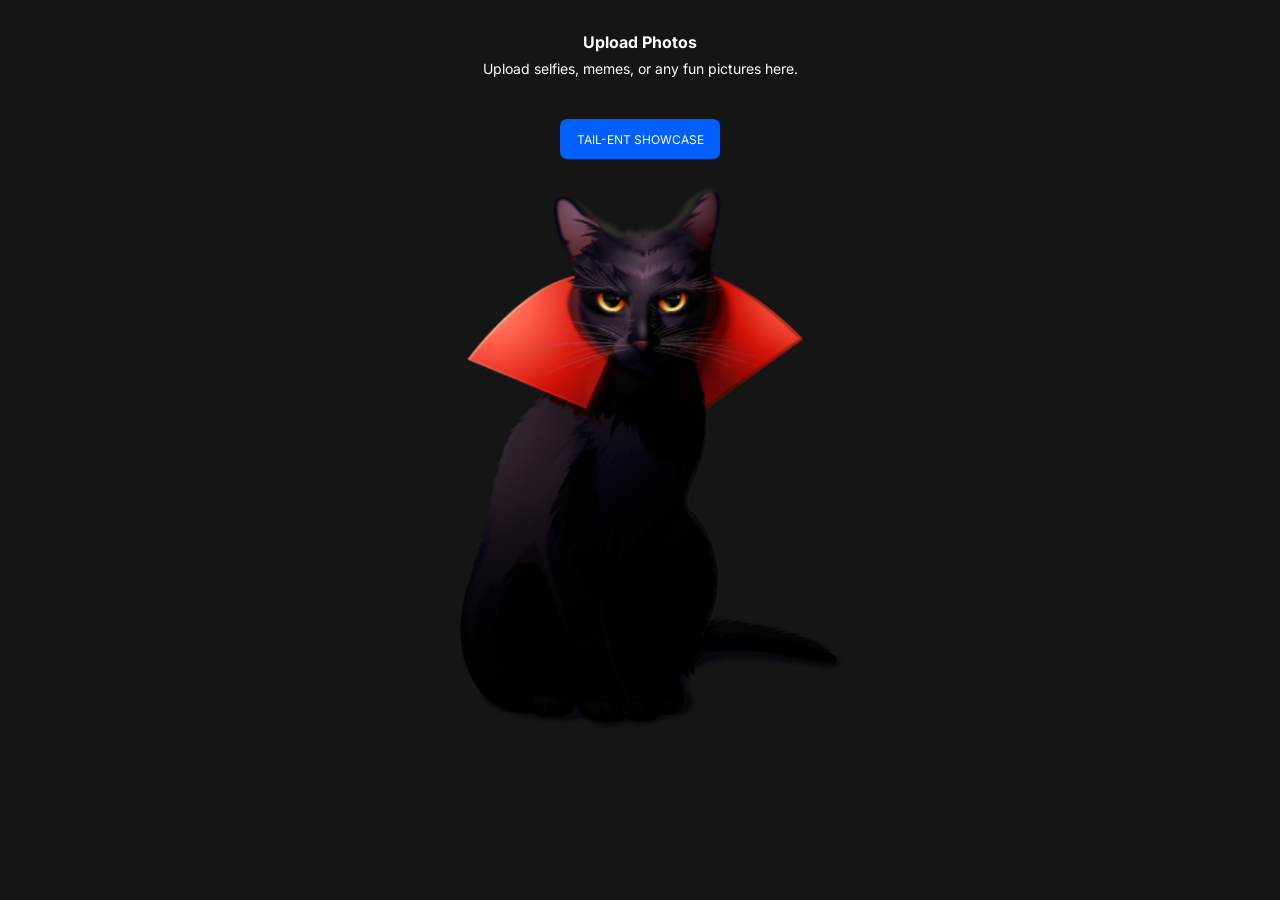
<file: static/index.html>
<!DOCTYPE html>
<html lang="en">

<head>
    <meta charset="UTF-8">
    <meta name="viewport" content="width=device-width, initial-scale=1.0">
    <title>image-hosting</title>
    <link rel="stylesheet" href="/static/image-uploader/css/reset.css">
    <link rel="preconnect" href="https://fonts.googleapis.com">
    <link rel="preconnect" href="https://fonts.gstatic.com" crossorigin>
    <link
        href="https://fonts.googleapis.com/css2?family=Inter:ital,opsz,wght@0,14..32,100..900;1,14..32,100..900&display=swap"
        rel="stylesheet">
    <link rel="stylesheet" href="/static/image-uploader/css/style.css">
</head>

<body>
    <header>
        <div class="header">
            <h1 class="header__title">Upload Photos</h1>
            <p class="header__text">Upload selfies, memes, or any fun pictures here.</p>
        </div>
        <div class="header__button">
            <button class="header__button-btn">Tail-ent Showcase</button>
        </div>
    </header>
    <main>
        <div class="hero">
            <div class="hero__img">
                <img class="img" src="/static/image-uploader/img/Nord.png" alt="Nord">
            </div>
            <div class="hero__img">
                <img class="img" src="/static/image-uploader/img/Cat.png" alt="Cat">
            </div>
            <div class="hero__img">
                <img class="img" src="/static/image-uploader/img/Griz.png" alt="Griz">
            </div>
            <div class="hero__img">
                <img class="img" src="/static/image-uploader/img/Zero.png" alt="Zero">
            </div>
            <div class="hero__img">
                <img class="img" src="/static/image-uploader/img/Eric.png" alt="Eric">
            </div>
        </div>
    </main>
</body>
<script src="/static/image-uploader/js/index.js"></script>

</html>
</file>
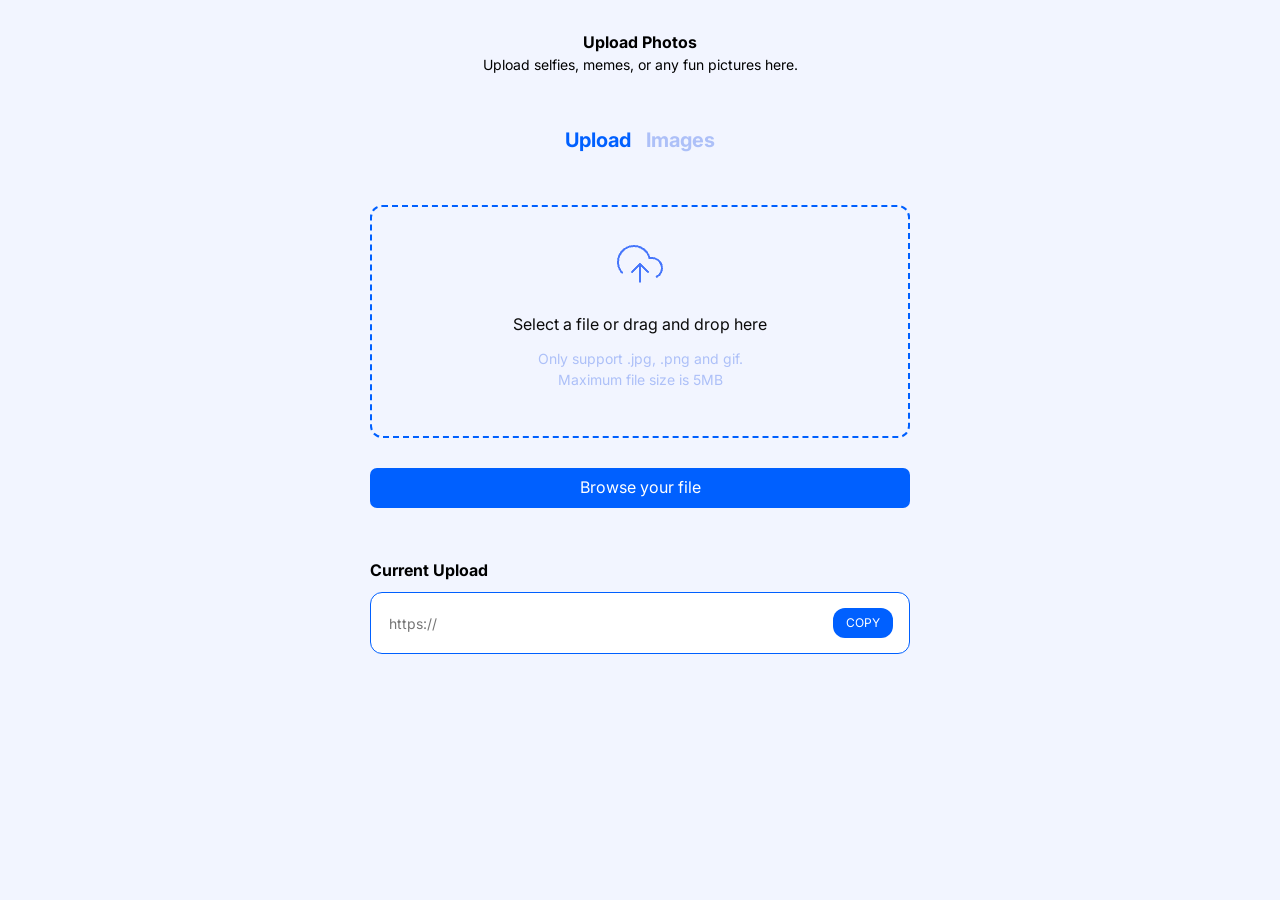
<file: static/upload.html>
<!DOCTYPE html>
<html lang="en">

<head>
    <meta charset="UTF-8">
    <meta name="viewport" content="width=device-width, initial-scale=1.0">
    <title>SmartUploader</title>
    <link rel="stylesheet" href="/static/image-uploader/css/reset.css">
    <link rel="preconnect" href="https://fonts.googleapis.com">
    <link rel="preconnect" href="https://fonts.gstatic.com" crossorigin>
    <link
        href="https://fonts.googleapis.com/css2?family=Inter:ital,opsz,wght@0,14..32,100..900;1,14..32,100..900&display=swap"
        rel="stylesheet">
    <link rel="stylesheet" href="/static/image-uploader/css/style.css">
</head>

<body>
    <section class="upload__intro">
        <h2 class="upload__title">Upload Photos</h2>
        <p class="upload__description">Upload selfies, memes, or any fun pictures here.</p>
    </section>
    <nav class="upload__tabs">
        <button class="upload__tab" id="upload-tab-btn">Upload</button>
        <button class="upload__tab " id="images-tab-btn">Images</button>
    </nav>
    <section class="upload__form">
        <div class="upload__dropzone">
            <div class="upload__icon">
                <img src="/static/image-uploader/img/icon/feather_upload-cloud.png" alt="icon">
            </div>
            <p class="upload__promt">Select a file or drag and drop here</p>
            <p class="upload__info">Only support .jpg, .png and gif. <br>
                Maximum file size is 5MB</p>
        </div>
        <div class="upload__button">
            <input type="file" id="file-upload" accept="image/*" style="display: none;" multiple>
            <label for="file-upload" class="upload__button-btn">Browse your file</label>
        </div>
        <div class="upload__container">
            <div class="upload__group">
                <h2 class="upload__title-current">Current Upload</h2>
                <div class="upload__label">
                    <input type="text" class="upload__input" placeholder="https://" readonly />
                    <button class="upload__copy">COPY</button>
                </div>
            </div>
        </div>
    </section>
    <section id="file-list-wrapper">
    </section>
</body>
<script src="/static/image-uploader/js/upload.js"></script>

</html>
</file>
<file: static/image-uploader/css/style.css>
body {
    background-color: #F2F5FF;
    font-family: "Inter", sans-serif;
    color: rgb(255, 255, 255);
}

/* Header */
.header {
    display: flex;
    flex-direction: column;
    align-items: center;
    padding-top: 30px;
}

.header__title {
    text-align: center;
    font-size: 16px;
    width: 700px;

}

.header__text {
    padding-top: 4px;
    font-size: 14px;
}

/* button */
.header__button {
    display: flex;
    justify-content: center;
    padding-top: 40px;
}

.header__button-btn {
    position: absolute;
    text-transform: uppercase;
    padding: 12px 16px;
    font-size: 12px;
    background-color: rgb(0, 96, 255);
    color: rgb(255, 255, 255);
    width: 160px;
    height: 40px;
    border: none;
    border-radius: 7px;
}

/* hero__img */
.hero {
    display: flex;
    justify-content: center;
    margin-top: 60px;
}

.hero__img {
    display: none;
}

.hero__img.is-visible {
    display: block;
}

.img {
    width: 426px;
    height: 559px;
    object-fit: cover;
}

/* upload */
.upload__intro {
    display: flex;
    flex-direction: column;
    align-items: center;
    padding-top: 30px;
    text-align: center;
    color: black;
}

.upload__title {
    font-size: 16px;
    width: 700px;

}

.upload__description {
    font-size: 14px;
    width: 400px;
}

/* upload-tabs */
.upload__tabs {
    display: flex;
    justify-content: center;
    align-items: center;
    gap: 15px;
    padding-top: 50px;

}

.upload__tab {
    all: unset;
    font-size: 20px;
    font-weight: bold;
    color: rgb(173, 192, 248); /* Неактивный цвет по умолчанию */
}

.upload__tab--active {
    color: rgb(0, 96, 255); /* Активный цвет */
}

.upload__tab:hover {
    color: rgb(105, 141, 250);
}

.upload__tab:hover {
    color: rgb(105, 141, 250);
}

/* upload-form */
.upload__form {
    display: flex;
    flex-direction: column;
    align-items: center;
    padding-top: 50px;
}

.upload__dropzone {
    border: 2px dashed rgb(0, 96, 255);
    border-radius: 12px;
    width: 540px;
    height: 233px;
    text-align: center;
}

.upload__icon {
    display: flex;
    justify-content: center;
    align-items: center;
    padding-top: 33px;
}

.upload__promt {
    padding-top: 24px;
    color: rgb(11, 11, 11);
}

.upload__info {
    padding-top: 12px;
    font-size: 14px;
    color: rgb(173, 192, 248);
}

/* upload-button */
.upload__button {
    padding-top: 30px;
    padding-bottom: 50px;
}

.upload__button-btn {
    display: inline-block;
    text-align: center;
    cursor: pointer;
    color: rgb(255, 255, 255);
    width: 540px;
    height: 40px;
    border-radius: 7px;
    background-color: rgb(0, 96, 255);
    padding-top: 7px;
    border: none;
}

/* upload-current */
.upload__container {
    display: flex;
    flex-direction: column;
    align-items: center;
    margin-bottom: 159px;
}

.upload__group {
    display: flex;
    flex-direction: column;
    width: 540px;
}

.upload__title-current {
    color: black;
    padding-bottom: 10px;
    font-size: 16px;
    text-align: left;
}

/* input + button */
.upload__label {
    display: flex;
    align-items: center;
    justify-content: space-between;
    width: 100%;
    height: 62px;
    border: 1px solid rgb(0, 96, 255);
    border-radius: 12px;
    padding: 0 16px;
    box-sizing: border-box;
    background-color: white;
}

.upload__input {
    flex-grow: 1;
    border: none;
    outline: none;
    font-size: 14px;
    background-color: transparent;
    color: black;

}

.upload__copy {
    width: 60px;
    height: 30px;
    border-radius: 12px;
    border: none;
    background-color: rgb(0, 96, 255);
    color: white;
    font-size: 12px;
    cursor: pointer;
}


/* Container for the entire table */
.file-list-container {
    max-width: 800px;
    margin: 0 auto;
    padding: 20px;
    border-radius: 8px;
    margin-bottom: 50px;
}

/* Common style for a row (both header and list item) */
.file-list-header,
.file-list-item {
    display: flex;
    justify-content: space-between;
    align-items: center;
    padding: 10px 0;
    border-bottom: 1px solid #eef0f5;
}

/* Remove border from the last item */
.file-list-item:last-child {
    border-bottom: none;
}

/* List header */
.file-list-header {
    color: #8a96b1;
    font-size: 14px;
    font-weight: 500;
}

/* Styles for columns */
.file-col {
    display: flex;
    align-items: center;
}

.file-col-image {
    flex-basis: 30%;
}
.file-col-name {
    flex-basis: 30%;
}

.file-col-url {
    flex-basis: 50%;
    color: #555;
    font-size: 14px;
}

.file-col-delete {
    flex-basis: 10%;
    justify-content: center;
}

/* File icon */
.file-icon {
    color: #0060ff;
    margin-right: 15px;
    font-size: 20px;
}

.delete-img {
    width: 32px;
    height: 32px;
}

/* File name */
.file-name {
    color: #333;
    font-weight: 500;
    max-width: 200px;
    white-space: nowrap;
    overflow: hidden;
    text-overflow: ellipsis;
}

/* Delete button */
.delete-btn {
    background: transparent;
    /* REMOVE THE BACKGROUND, MAKE IT TRANSPARENT */
    border: none;
    border-radius: 50%;
    cursor: pointer;
    display: flex;
    align-items: center;
    justify-content: center;
    padding: 0;
    transition: opacity 0.2s ease;
    /* Add a smooth transition for hover effect */
}

/* Hover effect */
.delete-btn:hover {
    background: transparent;
    /* REMOVE BACKGROUND ON HOVER */
    opacity: 0.7;
    /* Make the icon semi-transparent for user feedback */
}
</file>
